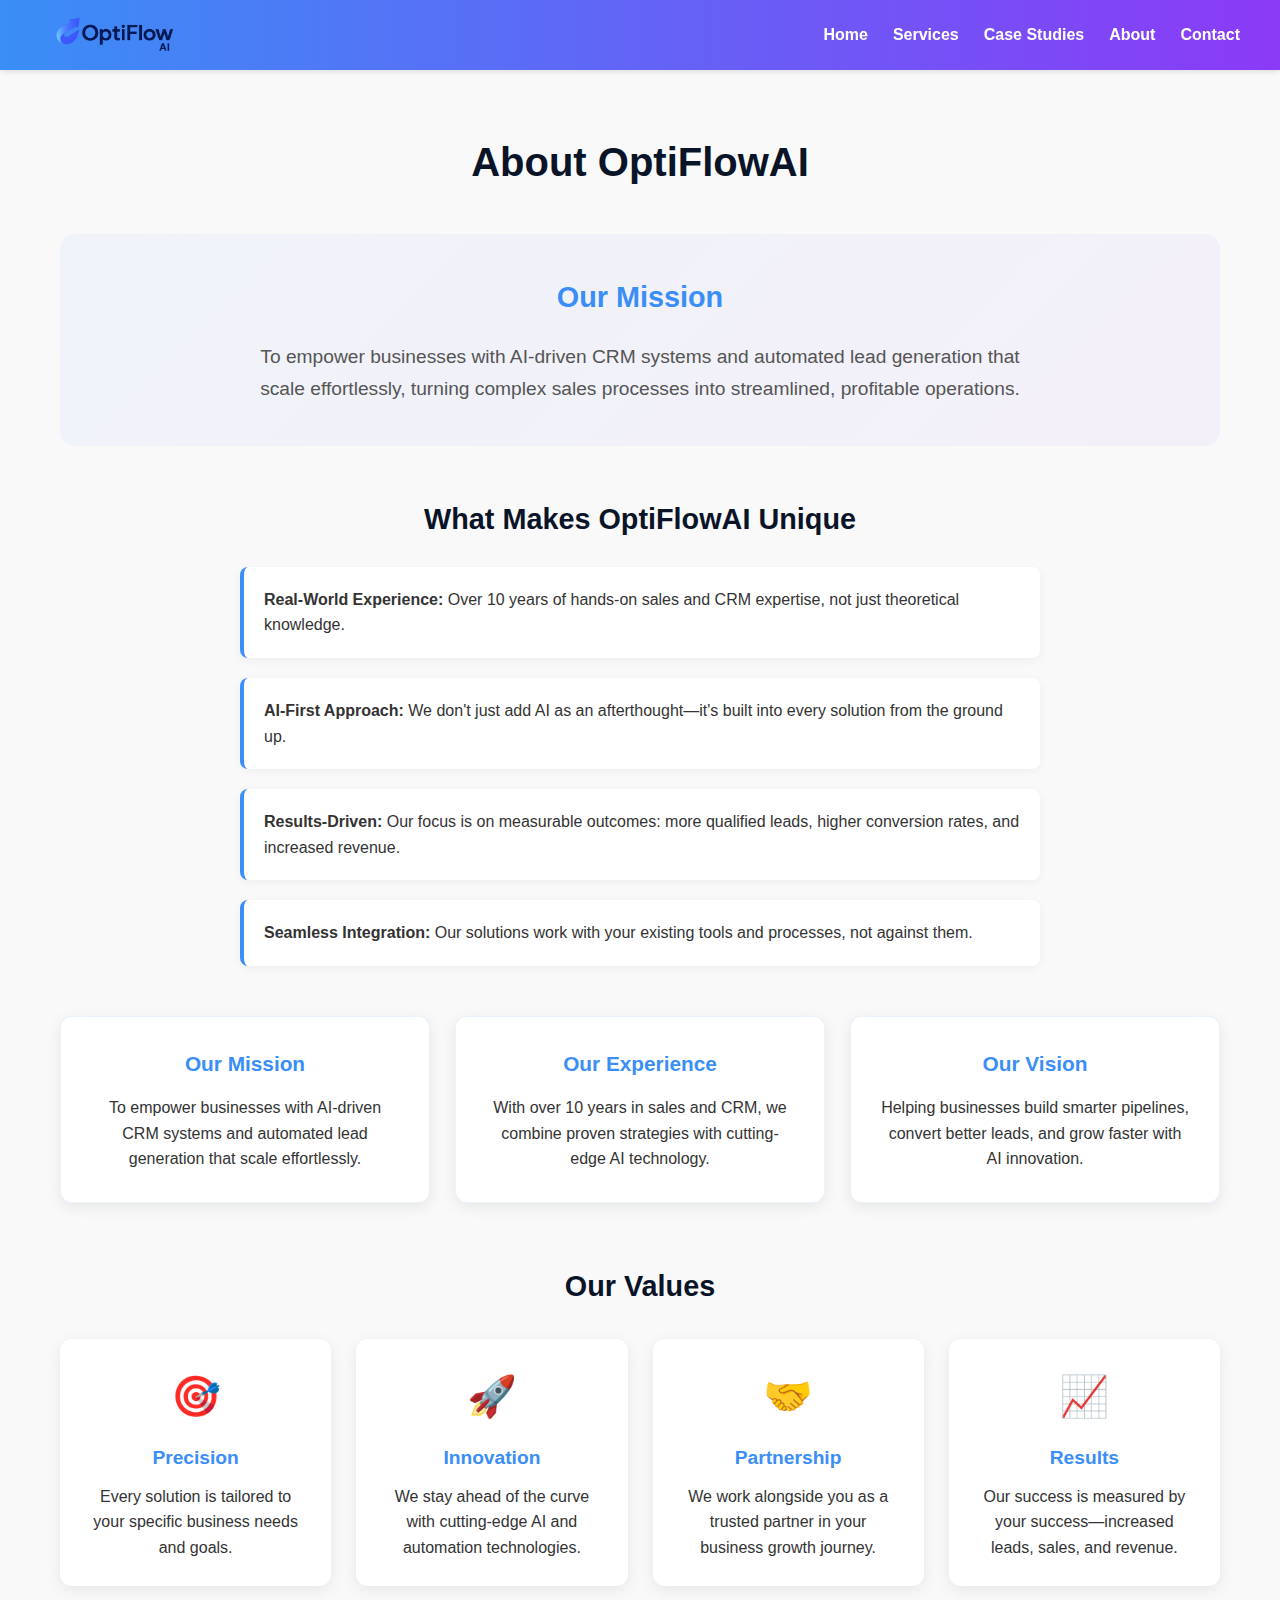
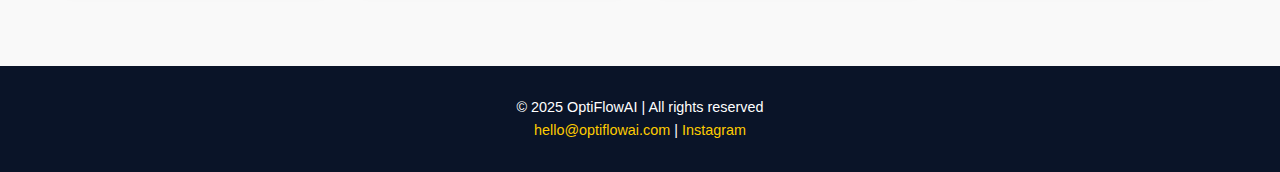
<file: about.html>
<!DOCTYPE html>
<html lang="en">
<head>
  <meta charset="UTF-8">
  <meta name="viewport" content="width=device-width, initial-scale=1.0">
  <title>OptiFlowAI | About Us</title>
  <link rel="stylesheet" href="style.css">
</head>
<body>
  <header>
    <img src="assets/logo.png" alt="OptiFlowAI Logo" style="width: 160px;">
    <nav>
      <a href=" index.html">Home</a>
      <a href="services.html">Services</a>
      <a href="case-studies.html">Case Studies</a>
      <a href="about.html">About</a>
      <a href="contact.html">Contact</a>
    </nav>
  </header>

  <div class="section">
    <h2>About OptiFlowAI</h2>

    <!-- Added mission statement section -->
    <div class="mission-statement">
      <h3>Our Mission</h3>
      <p class="mission-text">To empower businesses with AI-driven CRM systems and automated lead generation that scale
        effortlessly, turning complex sales processes into streamlined, profitable operations.</p>
    </div>

    <!-- Added what makes us unique section -->
    <div class="unique-value">
      <h3>What Makes OptiFlowAI Unique</h3>
      <div class="unique-points">
        <div class="unique-point">
          <strong>Real-World Experience:</strong> Over 10 years of hands-on sales and CRM expertise, not just
          theoretical knowledge.
        </div>
        <div class="unique-point">
          <strong>AI-First Approach:</strong> We don't just add AI as an afterthought—it's built into every solution
          from the ground up.
        </div>
        <div class="unique-point">
          <strong>Results-Driven:</strong> Our focus is on measurable outcomes: more qualified leads, higher conversion
          rates, and increased revenue.
        </div>
        <div class="unique-point">
          <strong>Seamless Integration:</strong> Our solutions work with your existing tools and processes, not against
          them.
        </div>
      </div>
    </div>

    <div class="cards">
      <div class="card">
        <h3>Our Mission</h3>
        <p>To empower businesses with AI-driven CRM systems and automated lead generation that scale effortlessly.</p>
      </div>
      <div class="card">
        <h3>Our Experience</h3>
        <p>With over 10 years in sales and CRM, we combine proven strategies with cutting-edge AI technology.</p>
      </div>
      <div class="card">
        <h3>Our Vision</h3>
        <p>Helping businesses build smarter pipelines, convert better leads, and grow faster with AI innovation.</p>
      </div>
    </div>

    <!-- Added company values section -->
    <div class="company-values">
      <h3>Our Values</h3>
      <div class="values-grid">
        <div class="value-item">
          <div class="value-icon">🎯</div>
          <h4>Precision</h4>
          <p>Every solution is tailored to your specific business needs and goals.</p>
        </div>
        <div class="value-item">
          <div class="value-icon">🚀</div>
          <h4>Innovation</h4>
          <p>We stay ahead of the curve with cutting-edge AI and automation technologies.</p>
        </div>
        <div class="value-item">
          <div class="value-icon">🤝</div>
          <h4>Partnership</h4>
          <p>We work alongside you as a trusted partner in your business growth journey.</p>
        </div>
        <div class="value-item">
          <div class="value-icon">📈</div>
          <h4>Results</h4>
          <p>Our success is measured by your success—increased leads, sales, and revenue.</p>
        </div>
      </div>
    </div>
  </div>

  <footer>
    &copy; 2025 OptiFlowAI | All rights reserved<br>
    <a href="mailto:hello@optiflowai.com">hello@optiflowai.com</a> |
    <a href="https://instagram.com/optiflowai_" target="_blank">Instagram</a>
  </footer>
  <!-- Calendly + Chatbot Scripts -->
  <script src="https://assets.calendly.com/assets/external/widget.js" async></script>

  <script src="https://cdn.botpress.cloud/webchat/v3.2/inject.js" defer></script>
  <script src="https://files.bpcontent.cloud/2025/07/21/21/20250721213750-Z4OPI1NT.js" defer></script>
  <!-- <script src="https://cdn.botpress.cloud/webchat/v0/inject.js"></script>
  <script>
    window.botpressWebChat.init({
      botId: "optiflowai-chatbot",
      hostUrl: "https://cdn.botpress.cloud/webchat",
      messagingUrl: "https://messaging.botpress.cloud",
      botName: "OptiFlowAI Assistant",
      avatarUrl: "[data-uri]",
      themeColor: "#3a8ef6"
    });
  </script> -->

</body>
</html>
</file>
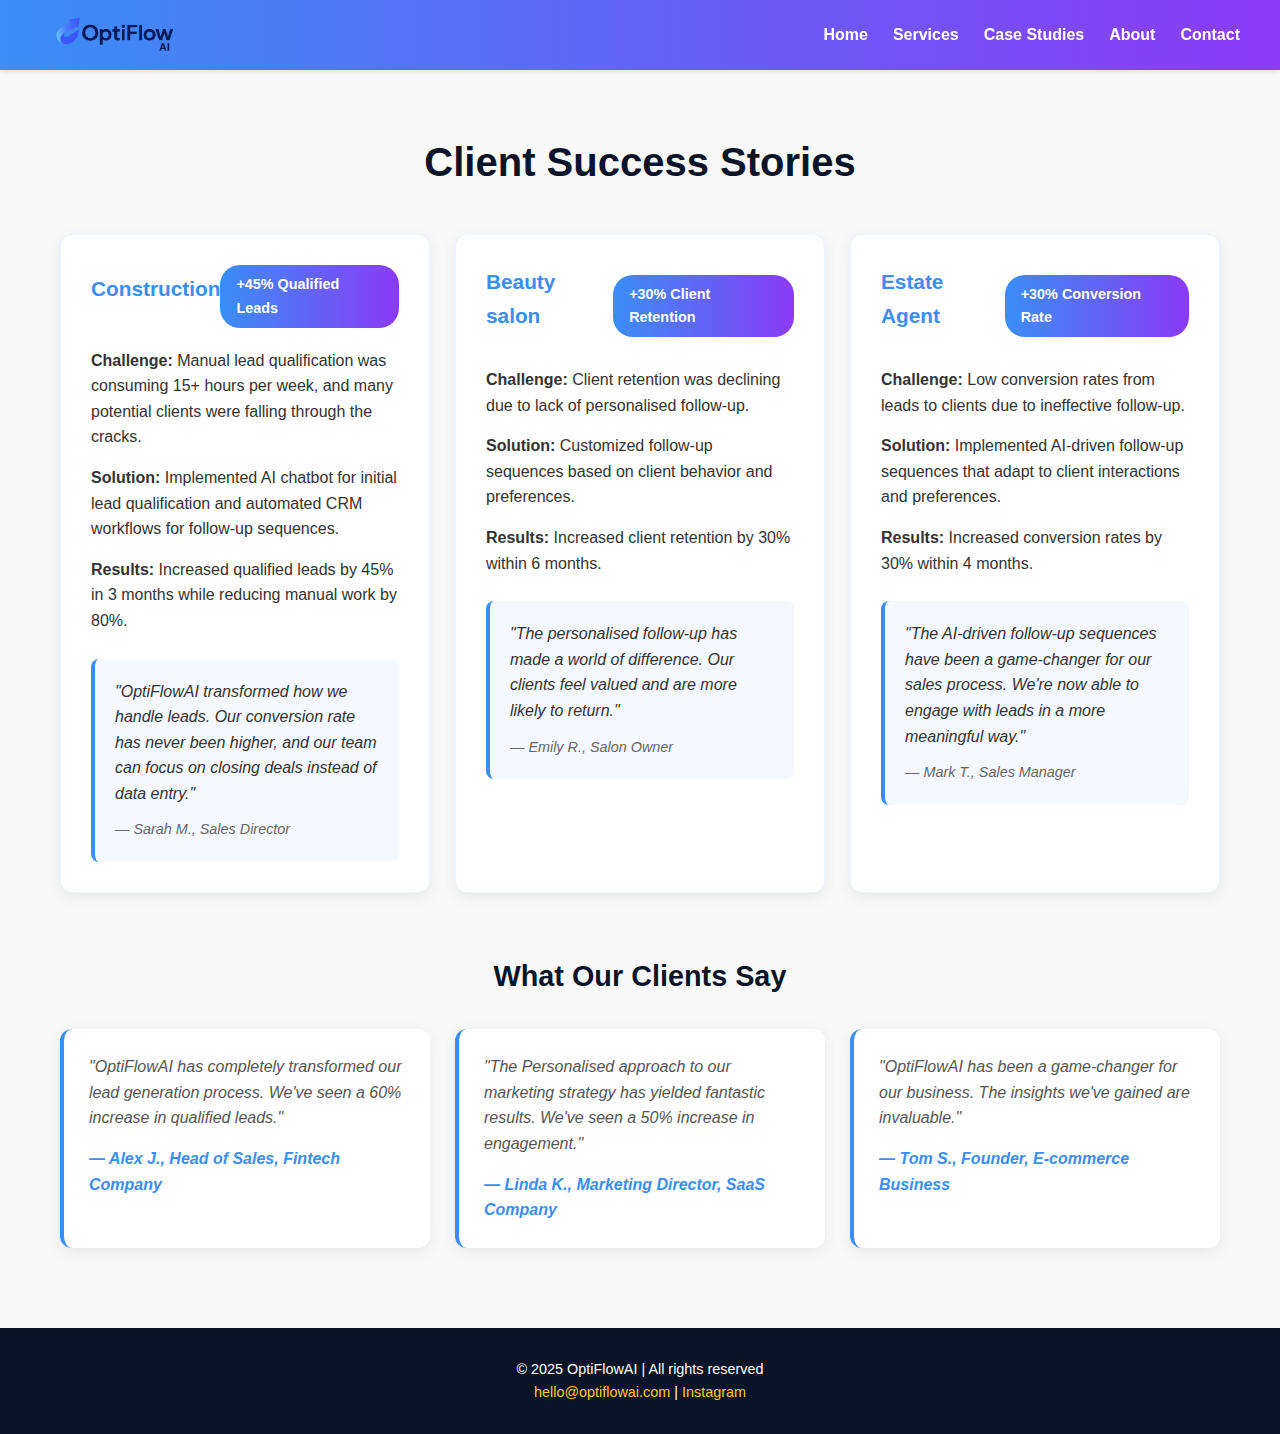
<file: case-studies.html>
<!DOCTYPE html>
<html lang="en">
<head>
  <meta charset="UTF-8">
  <meta name="viewport" content="width=device-width, initial-scale=1.0">
  <title>OptiFlowAI | Case Studies</title>
  <link rel="stylesheet" href="style.css">
</head>
<body>
  <header>
    <img src="assets/logo.png" alt="OptiFlowAI Logo" style="width: 160px;">
    <nav>
      <a href=" index.html">Home</a>
      <a href="services.html">Services</a>
      <a href="case-studies.html">Case Studies</a>
      <a href="about.html">About</a>
      <a href="contact.html">Contact</a>
    </nav>
  </header>

  <div class="section">
    <h2>Client Success Stories</h2>

    <!-- Enhanced existing case studies with more detail -->
    <div class="cards">
      <div class="card case-study-card">
        <div class="case-study-header">
          <h3>Construction</h3>
          <div class="case-study-metric">
            +45% Qualified Leads
          </div>
        </div>
        <p><strong>Challenge:</strong> Manual lead qualification was consuming 15+ hours per week, and many potential
          clients were falling through the cracks.</p>
        <p><strong>Solution:</strong> Implemented AI chatbot for initial lead qualification and automated CRM workflows
          for follow-up sequences.</p>
        <p><strong>Results:</strong> Increased qualified leads by 45% in 3 months while reducing manual work by 80%.</p>
        <div class="testimonial">
          <p><em>"OptiFlowAI transformed how we handle leads. Our conversion rate has never been higher, and our team
              can focus on closing deals instead of data entry."</em></p>
          <cite>
            — Sarah M., Sales Director
          </cite>
        </div>
      </div>

      <div class="card case-study-card">
        <div class="case-study-header">
          <h3>Beauty salon</h3>
          <div class="case-study-metric">
            +30% Client Retention
          </div>
        </div>
        <p><strong>Challenge:</strong> Client retention was declining due to lack of personalised follow-up.</p>
        <p><strong>Solution:</strong> Customized follow-up sequences based on client behavior and preferences.</p>
        <p><strong>Results:</strong> Increased client retention by 30% within 6 months.</p>
        <div class="testimonial">
          <p><em>"The personalised follow-up has made a world of difference. Our clients feel valued and are more likely
              to return."</em></p>
          <cite>— Emily R., Salon Owner</cite>
        </div>
      </div>

      <div class="card case-study-card">
        <div class="case-study-header">
          <h3>Estate Agent</h3>
          <div class="case-study-metric">
            +30% Conversion Rate
          </div>
        </div>
        <p><strong>Challenge:</strong> Low conversion rates from leads to clients due to ineffective follow-up.</p>
        <p><strong>Solution:</strong> Implemented AI-driven follow-up sequences that adapt to client interactions and
          preferences.</p>
        <p><strong>Results:</strong> Increased conversion rates by 30% within 4 months.</p>
        <div class="testimonial">
          <p><em>"The AI-driven follow-up sequences have been a game-changer for our sales process. We're now able to
              engage with leads in a more meaningful way."</em></p>
          <cite>— Mark T., Sales Manager</cite>
        </div>
      </div>
    </div>

    <!-- Added additional testimonials section -->
    <div class="testimonials-section">
      <h3>What Our Clients Say</h3>
      <div class="testimonials-grid">
        <div class="testimonial-card">
          <p>"OptiFlowAI has completely transformed our lead generation process. We've seen a 60% increase in qualified
            leads."</p>
          <cite>— Alex J., Head of Sales, Fintech Company</cite>
        </div>
        <div class="testimonial-card">
          <p>"The Personalised approach to our marketing strategy has yielded fantastic results. We've seen a 50%
            increase in engagement."</p>
          <cite>
            — Linda K., Marketing Director, SaaS Company
          </cite>
        </div>
        <div class="testimonial-card">
          <p>"OptiFlowAI has been a game-changer for our business. The insights we've gained are invaluable."</p>
          <cite>— Tom S., Founder, E-commerce Business</cite>
        </div>
      </div>
    </div>
  </div>

  <footer>
    &copy; 2025 OptiFlowAI | All rights reserved<br>
    <a href="mailto:hello@optiflowai.com">hello@optiflowai.com</a> |
    <a href="https://instagram.com/optiflowai_" target="_blank">Instagram</a>
  </footer>

  <!-- <script src="https://cdn.botpress.cloud/webchat/v0/inject.js"></script>
  <script>
    window.botpressWebChat.init({
      botId: "optiflowai-chatbot",
      hostUrl: "https://cdn.botpress.cloud/webchat",
      messagingUrl: "https://messaging.botpress.cloud",
      botName: "OptiFlowAI Assistant",
      avatarUrl: "[data-uri]",
      themeColor: "#3a8ef6"
    });
  </script> -->
  <!-- Calendly + Chatbot Scripts -->
  <script src="https://assets.calendly.com/assets/external/widget.js" async></script>

  <script src="https://cdn.botpress.cloud/webchat/v3.2/inject.js" defer></script>
  <script src="https://files.bpcontent.cloud/2025/07/21/21/20250721213750-Z4OPI1NT.js" defer></script>
</body>
</html>
</file>
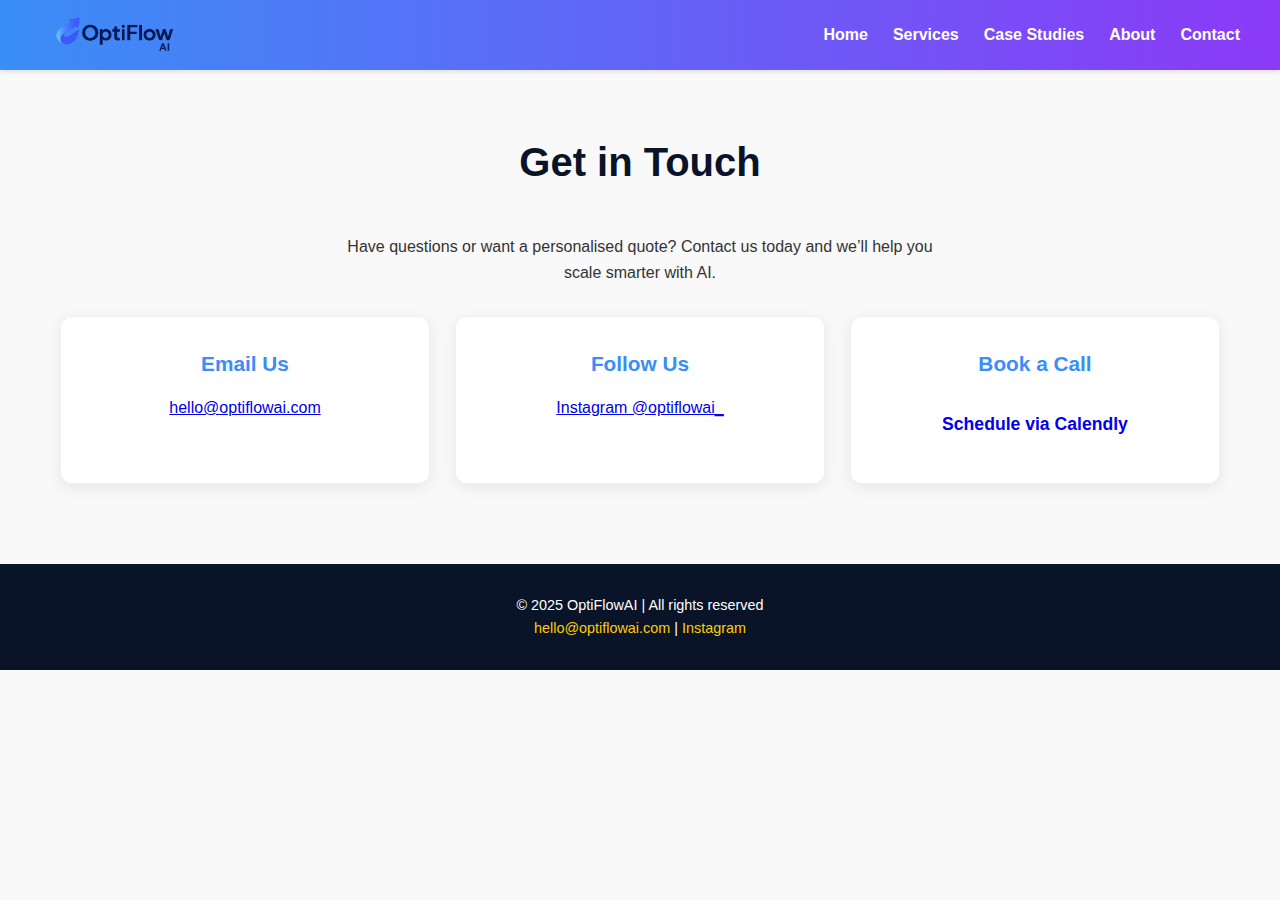
<file: contact.html>
<!DOCTYPE html>
<html lang="en">
<head>
  <meta charset="UTF-8">
  <meta name="viewport" content="width=device-width, initial-scale=1.0">
  <title>OptiFlowAI | Contact Us</title>
  <link rel="stylesheet" href="style.css">
</head>
<body>
  <header>
    <img src="assets/logo.png" alt="OptiFlowAI Logo" style="width: 160px;">
    <nav>
      <a href=" index.html">Home</a>
      <a href="services.html">Services</a>
      <a href="case-studies.html">Case Studies</a>
      <a href="about.html">About</a>
      <a href="contact.html">Contact</a>
    </nav>
  </header>

  <div class="section">
    <h2>Get in Touch</h2>
    <p style="text-align:center; max-width:600px; margin:0 auto 30px;">
      Have questions or want a personalised quote? Contact us today and we’ll help you scale smarter with AI.
    </p>

    <div class="cards">
      <div class="card">
        <h3>Email Us</h3>
        <p><a href="mailto:hello@optiflowai.com">hello@optiflowai.com</a></p>
      </div>
      <div class="card">
        <h3>Follow Us</h3>
        <p><a href="https://instagram.com/optiflowai_" target="_blank">Instagram @optiflowai_</a></p>
      </div>
      <div class="card">
        <h3>Book a Call</h3>
        <p>
          <a href="https://calendly.com/hello-optiflowai" target="_blank" class="cta">
            Schedule via Calendly
          </a>
        </p>
      </div>
    </div>
  </div>

  <footer>
    &copy; 2025 OptiFlowAI | All rights reserved<br>
    <a href="mailto:hello@optiflowai.com">hello@optiflowai.com</a> |
    <a href="https://instagram.com/optiflowai_" target="_blank">Instagram</a>
  </footer>
  <!-- Calendly + Chatbot Scripts -->
  <script src="https://assets.calendly.com/assets/external/widget.js" async></script>

  <script src="https://cdn.botpress.cloud/webchat/v3.2/inject.js" defer></script>
  <script src="https://files.bpcontent.cloud/2025/07/21/21/20250721213750-Z4OPI1NT.js" defer></script>
  <script src="https://assets.calendly.com/assets/external/widget.js" async></script>
  <script src="https://cdn.botpress.cloud/webchat/v0/inject.js"></script>
  <!-- <script>
    window.botpressWebChat.init({
      botId: "optiflowai-chatbot",
      hostUrl: "https://cdn.botpress.cloud/webchat",
      messagingUrl: "https://messaging.botpress.cloud",
      botName: "OptiFlowAI Assistant",
      avatarUrl: "[data-uri]",
      themeColor: "#3a8ef6"
    });
  </script> -->

</body>
</html>
</file>
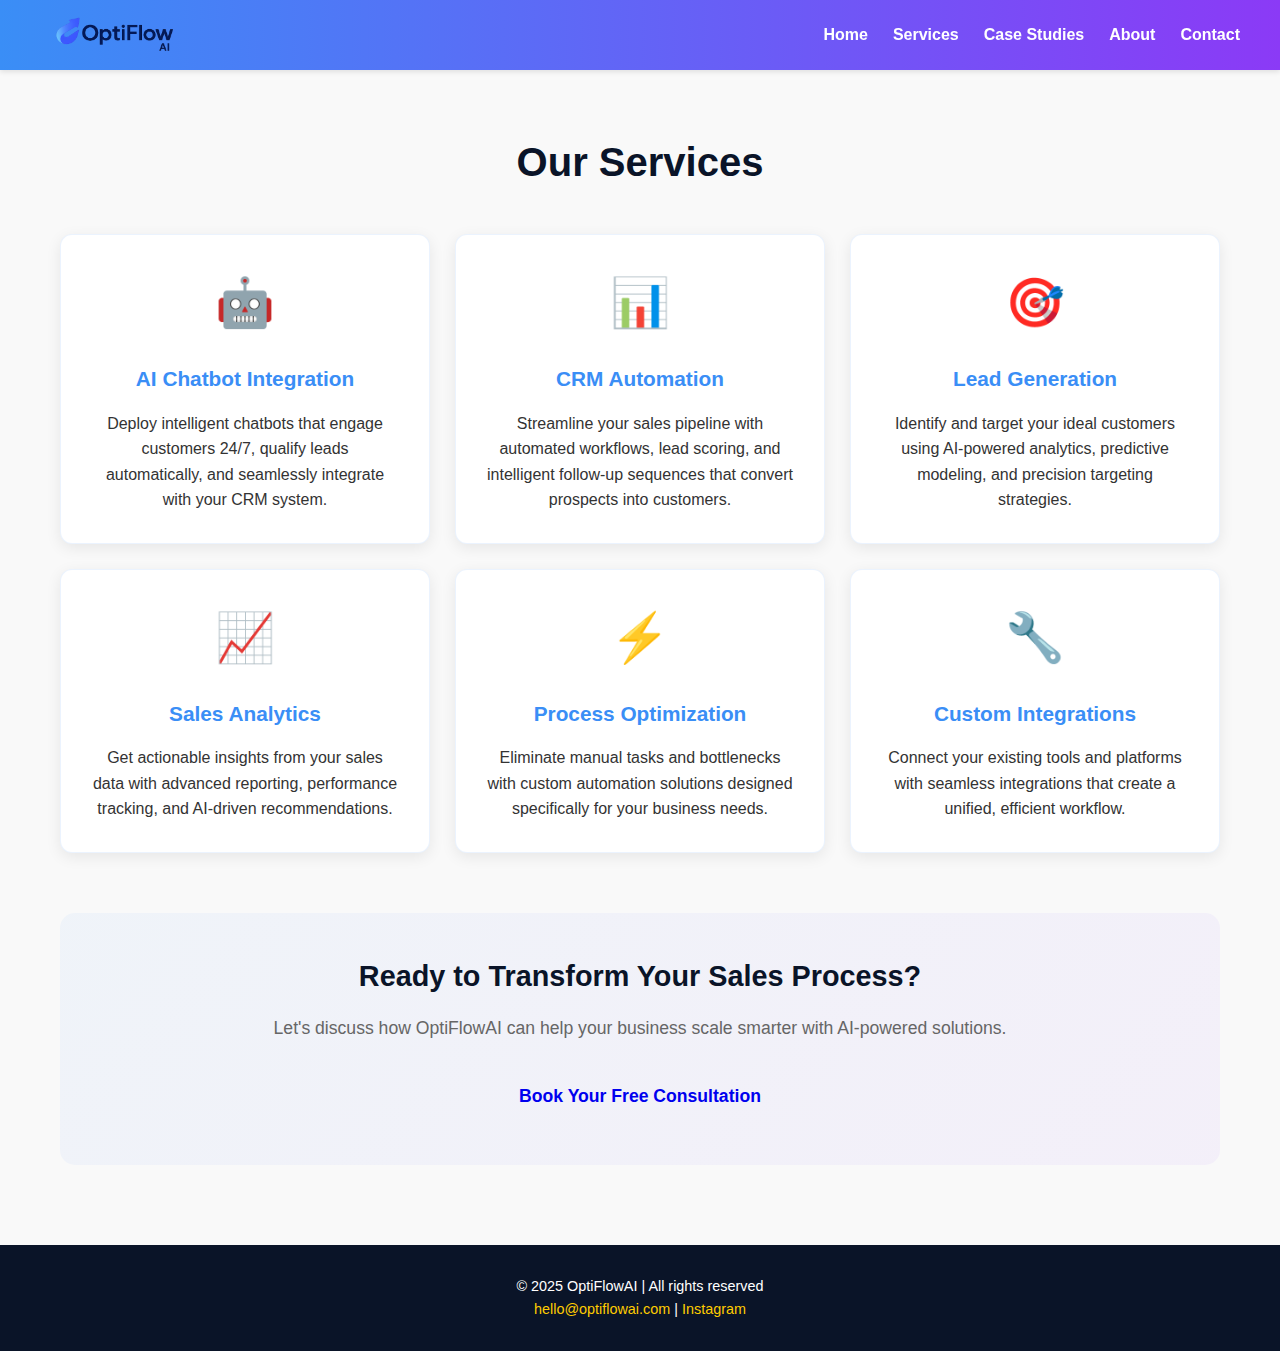
<file: services.html>
<!DOCTYPE html>
<html lang="en">
<head>
  <meta charset="UTF-8">
  <meta name="viewport" content="width=device-width, initial-scale=1.0">
  <title>OptiFlowAI | Our Services</title>
  <link rel="stylesheet" href="style.css">
</head>
<body>
  <header>
    <img src="assets/logo.png" alt="OptiFlowAI Logo" style="width: 160px;">
    <nav>
      <a href=" index.html">Home</a>
      <a href="services.html">Services</a>
      <a href="case-studies.html">Case Studies</a>
      <a href="about.html">About</a>
      <a href="contact.html">Contact</a>
    </nav>
  </header>

  <div class="section">
    <h2>Our Services</h2>
    <div class="cards">
      <div class="card service-card">
        <div class="service-icon">🤖</div>
        <h3>AI Chatbot Integration</h3>
        <p>Deploy intelligent chatbots that engage customers 24/7, qualify leads automatically, and seamlessly integrate
          with your CRM system.</p>
      </div>
      <div class="card service-card">
        <div class="service-icon">📊</div>
        <h3>CRM Automation</h3>
        <p>Streamline your sales pipeline with automated workflows, lead scoring, and intelligent follow-up sequences
          that convert prospects into customers.</p>
      </div>
      <div class="card service-card">
        <div class="service-icon">🎯</div>
        <h3>Lead Generation</h3>
        <p>Identify and target your ideal customers using AI-powered analytics, predictive modeling, and precision
          targeting strategies.</p>
      </div>
      <div class="card service-card">
        <div class="service-icon">📈</div>
        <h3>Sales Analytics</h3>
        <p>Get actionable insights from your sales data with advanced reporting, performance tracking, and AI-driven
          recommendations.</p>
      </div>
      <div class="card service-card">
        <div class="service-icon">⚡</div>
        <h3>Process Optimization</h3>
        <p>Eliminate manual tasks and bottlenecks with custom automation solutions designed specifically for your
          business needs.</p>
      </div>
      <div class="card service-card">
        <div class="service-icon">🔧</div>
        <h3>Custom Integrations</h3>
        <p>Connect your existing tools and platforms with seamless integrations that create a unified, efficient
          workflow.</p>
      </div>
    </div>

    <div class="services-cta">
      <h3>Ready to Transform Your Sales Process?</h3>
      <p>Let's discuss how OptiFlowAI can help your business scale smarter with AI-powered solutions.</p>
      <a href="contact.html" class="cta">Book Your Free Consultation</a>
    </div>
  </div>

  <footer>
    &copy; 2025 OptiFlowAI | All rights reserved<br>
    <a href="mailto:hello@optiflowai.com">hello@optiflowai.com</a> |
    <a href="https://instagram.com/optiflowai_" target="_blank">Instagram</a>
  </footer>

  <script src="https://cdn.botpress.cloud/webchat/v0/inject.js"></script>
  <!-- Calendly + Chatbot Scripts -->
  <script src="https://assets.calendly.com/assets/external/widget.js" async></script>

  <script src="https://cdn.botpress.cloud/webchat/v3.2/inject.js" defer></script>
  <script src="https://files.bpcontent.cloud/2025/07/21/21/20250721213750-Z4OPI1NT.js" defer></script>
  <!-- <script>
    window.botpressWebChat.init({
      botId: "optiflowai-chatbot",
      hostUrl: "https://cdn.botpress.cloud/webchat",
      messagingUrl: "https://messaging.botpress.cloud",
      botName: "OptiFlowAI Assistant",
      avatarUrl: "[data-uri]",
      themeColor: "#3a8ef6"
    });
  </script> -->

</body>
</html>
</file>
<file: style.css>
* {
  margin: 0;
  padding: 0;
  box-sizing: border-box;
}

body {
  font-family: "Helvetica Neue", Arial, sans-serif;
  background: #f9f9f9;
  color: #333;
  line-height: 1.6;
}

/* Made header sticky for better usability */
header {
  position: sticky;
  top: 0;
  z-index: 1000;
  background: linear-gradient(90deg, #3a8ef6, #8b3af6);
  display: flex;
  justify-content: space-between;
  align-items: center;
  padding: 15px 40px;
  box-shadow: 0 2px 5px rgba(0, 0, 0, 0.1);
}

header img {
  max-height: 70px;
  width: auto;
  background: transparent;
}

nav {
  display: flex;
  gap: 25px;
}

nav a {
  color: white;
  text-decoration: none;
  font-weight: 600;
  font-size: 16px;
  transition: color 0.3s ease;
}

/* Added hover animation */
nav a:hover {
  color: #ffcc00;
  transform: translateY(-2px);
}

/* Enhanced hero section with background gradient */
.hero {
  max-width: 1200px;
  margin: 60px auto;
  text-align: center;
  padding: 80px 20px;
  background: linear-gradient(135deg, rgba(58, 142, 246, 0.05) 0%, rgba(139, 58, 246, 0.05) 100%);
  border-radius: 20px;
  position: relative;
  overflow: hidden;
}

.hero::before {
  content: "";
  position: absolute;
  top: 0;
  left: 0;
  right: 0;
  bottom: 0;
  background: url("/placeholder.svg?height=800&width=1200") center / cover;
  opacity: 0.03;
  z-index: -1;
}

.hero h1 {
  font-size: 3.2rem;
  color: #0a1428;
  margin-bottom: 20px;
  font-weight: 700;
  line-height: 1.2;
}

.hero p {
  font-size: 1.4rem;
  color: #555;
  max-width: 800px;
  margin: 0 auto 40px auto;
}

/* Added multiple CTA buttons */
.hero-ctas {
  display: flex;
  gap: 20px;
  justify-content: center;
  flex-wrap: wrap;
  margin-bottom: 50px;
}

.cta {
  display: inline-block;
  padding: 15px 35px;
  text-decoration: none;
  border-radius: 8px;
  font-weight: bold;
  font-size: 1.1rem;
  transition: all 0.3s ease;
  cursor: pointer;
}

.cta.primary {
  background: linear-gradient(90deg, #3a8ef6, #8b3af6);
  color: white;
}

.cta.secondary {
  background: transparent;
  color: #3a8ef6;
  border: 2px solid #3a8ef6;
}

/* Enhanced hover effects */
.cta:hover {
  transform: translateY(-3px);
  box-shadow: 0 8px 25px rgba(58, 142, 246, 0.3);
}

.cta.secondary:hover {
  background: #3a8ef6;
  color: white;
}

/* Added mockup styling */
.hero-mockup {
  margin-top: 40px;
}

.dashboard-mockup {
  max-width: 100%;
  height: auto;
  border-radius: 12px;
  box-shadow: 0 20px 60px rgba(0, 0, 0, 0.15);
  transition: transform 0.3s ease;
}

.dashboard-mockup:hover {
  transform: scale(1.02);
}

.section {
  max-width: 1200px;
  margin: 60px auto;
  padding: 0 20px;
}

.section h2 {
  font-size: 2.5rem;
  color: #0a1428;
  margin-bottom: 40px;
  text-align: center;
  font-weight: 700;
}

.cards {
  display: grid;
  grid-template-columns: repeat(auto-fit, minmax(280px, 1fr));
  gap: 25px;
}

.card {
  background: white;
  padding: 30px;
  border-radius: 12px;
  box-shadow: 0 4px 15px rgba(0, 0, 0, 0.08);
  transition: all 0.3s ease;
  text-align: center;
  border: 1px solid rgba(58, 142, 246, 0.1);
}

/* Enhanced card hover animation */
.card:hover {
  transform: translateY(-8px);
  box-shadow: 0 15px 40px rgba(58, 142, 246, 0.15);
}

.card h3 {
  color: #3a8ef6;
  margin-bottom: 15px;
  font-size: 1.3rem;
  font-weight: 600;
}

/* Service-specific styling */
.service-card .service-icon {
  font-size: 3rem;
  margin-bottom: 20px;
  display: block;
}

.services-cta {
  text-align: center;
  margin-top: 60px;
  padding: 40px;
  background: linear-gradient(135deg, rgba(58, 142, 246, 0.05) 0%, rgba(139, 58, 246, 0.05) 100%);
  border-radius: 15px;
}

.services-cta h3 {
  color: #0a1428;
  margin-bottom: 15px;
  font-size: 1.8rem;
}

.services-cta p {
  color: #666;
  margin-bottom: 25px;
  font-size: 1.1rem;
}

/* About page specific styling */
.mission-statement {
  text-align: center;
  margin-bottom: 50px;
  padding: 40px;
  background: linear-gradient(135deg, rgba(58, 142, 246, 0.05) 0%, rgba(139, 58, 246, 0.05) 100%);
  border-radius: 15px;
}

.mission-statement h3 {
  color: #3a8ef6;
  margin-bottom: 20px;
  font-size: 1.8rem;
}

.mission-text {
  font-size: 1.2rem;
  color: #555;
  line-height: 1.7;
  max-width: 800px;
  margin: 0 auto;
}

.unique-value {
  margin-bottom: 50px;
}

.unique-value h3 {
  color: #0a1428;
  margin-bottom: 25px;
  text-align: center;
  font-size: 1.8rem;
}

.unique-points {
  display: grid;
  gap: 20px;
  max-width: 800px;
  margin: 0 auto;
}

.unique-point {
  padding: 20px;
  background: white;
  border-radius: 8px;
  border-left: 4px solid #3a8ef6;
  box-shadow: 0 2px 10px rgba(0, 0, 0, 0.05);
}

.company-values {
  margin-top: 60px;
}

.company-values h3 {
  color: #0a1428;
  margin-bottom: 30px;
  text-align: center;
  font-size: 1.8rem;
}

.values-grid {
  display: grid;
  grid-template-columns: repeat(auto-fit, minmax(250px, 1fr));
  gap: 25px;
}

.value-item {
  text-align: center;
  padding: 25px;
  background: white;
  border-radius: 12px;
  box-shadow: 0 4px 15px rgba(0, 0, 0, 0.08);
  transition: transform 0.3s ease;
}

.value-item:hover {
  transform: translateY(-5px);
}

.value-icon {
  font-size: 2.5rem;
  margin-bottom: 15px;
}

.value-item h4 {
  color: #3a8ef6;
  margin-bottom: 10px;
  font-size: 1.2rem;
}

/* Case studies specific styling */
.case-study-card {
  text-align: left;
}

.case-study-header {
  display: flex;
  justify-content: space-between;
  align-items: center;
  margin-bottom: 20px;
}

.case-study-metric {
  background: linear-gradient(90deg, #3a8ef6, #8b3af6);
  color: white;
  padding: 8px 16px;
  border-radius: 20px;
  font-weight: bold;
  font-size: 0.9rem;
}

.case-study-card p {
  margin-bottom: 15px;
  line-height: 1.6;
}

.testimonial {
  margin-top: 25px;
  padding: 20px;
  background: rgba(58, 142, 246, 0.05);
  border-radius: 8px;
  border-left: 4px solid #3a8ef6;
}

.testimonial p {
  font-style: italic;
  margin-bottom: 10px;
}

.testimonial cite {
  color: #666;
  font-size: 0.9rem;
}

.testimonials-section {
  margin-top: 60px;
}

.testimonials-section h3 {
  color: #0a1428;
  margin-bottom: 30px;
  text-align: center;
  font-size: 1.8rem;
}

.testimonials-grid {
  display: grid;
  grid-template-columns: repeat(auto-fit, minmax(300px, 1fr));
  gap: 25px;
}

.testimonial-card {
  background: white;
  padding: 25px;
  border-radius: 12px;
  box-shadow: 0 4px 15px rgba(0, 0, 0, 0.08);
  border-left: 4px solid #3a8ef6;
}

.testimonial-card p {
  font-style: italic;
  margin-bottom: 15px;
  color: #555;
}

.testimonial-card cite {
  color: #3a8ef6;
  font-weight: 600;
}

footer {
  background: #0a1428;
  color: white;
  text-align: center;
  padding: 30px 0;
  font-size: 0.9rem;
  margin-top: 80px;
}

footer a {
  color: #ffcc00;
  text-decoration: none;
  transition: color 0.3s ease;
}

footer a:hover {
  color: #fff;
}

/* Added mobile responsiveness */
@media (max-width: 768px) {
  header {
    padding: 15px 20px;
    flex-direction: column;
    gap: 15px;
  }

  nav {
    gap: 15px;
  }

  .hero h1 {
    font-size: 2.2rem;
  }

  .hero p {
    font-size: 1.1rem;
  }

  .hero-ctas {
    flex-direction: column;
    align-items: center;
  }

  .cta {
    width: 100%;
    max-width: 300px;
    text-align: center;
  }

  .cards {
    grid-template-columns: 1fr;
  }

  .case-study-header {
    flex-direction: column;
    align-items: flex-start;
    gap: 10px;
  }

  .testimonials-grid {
    grid-template-columns: 1fr;
  }

  .values-grid {
    grid-template-columns: 1fr;
  }
}

/* Added subtle animations */
@keyframes fadeInUp {
  from {
    opacity: 0;
    transform: translateY(30px);
  }

  to {
    opacity: 1;
    transform: translateY(0);
  }
}

.card,
.hero,
.section {
  animation: fadeInUp 0.6s ease-out;
}
</file>
